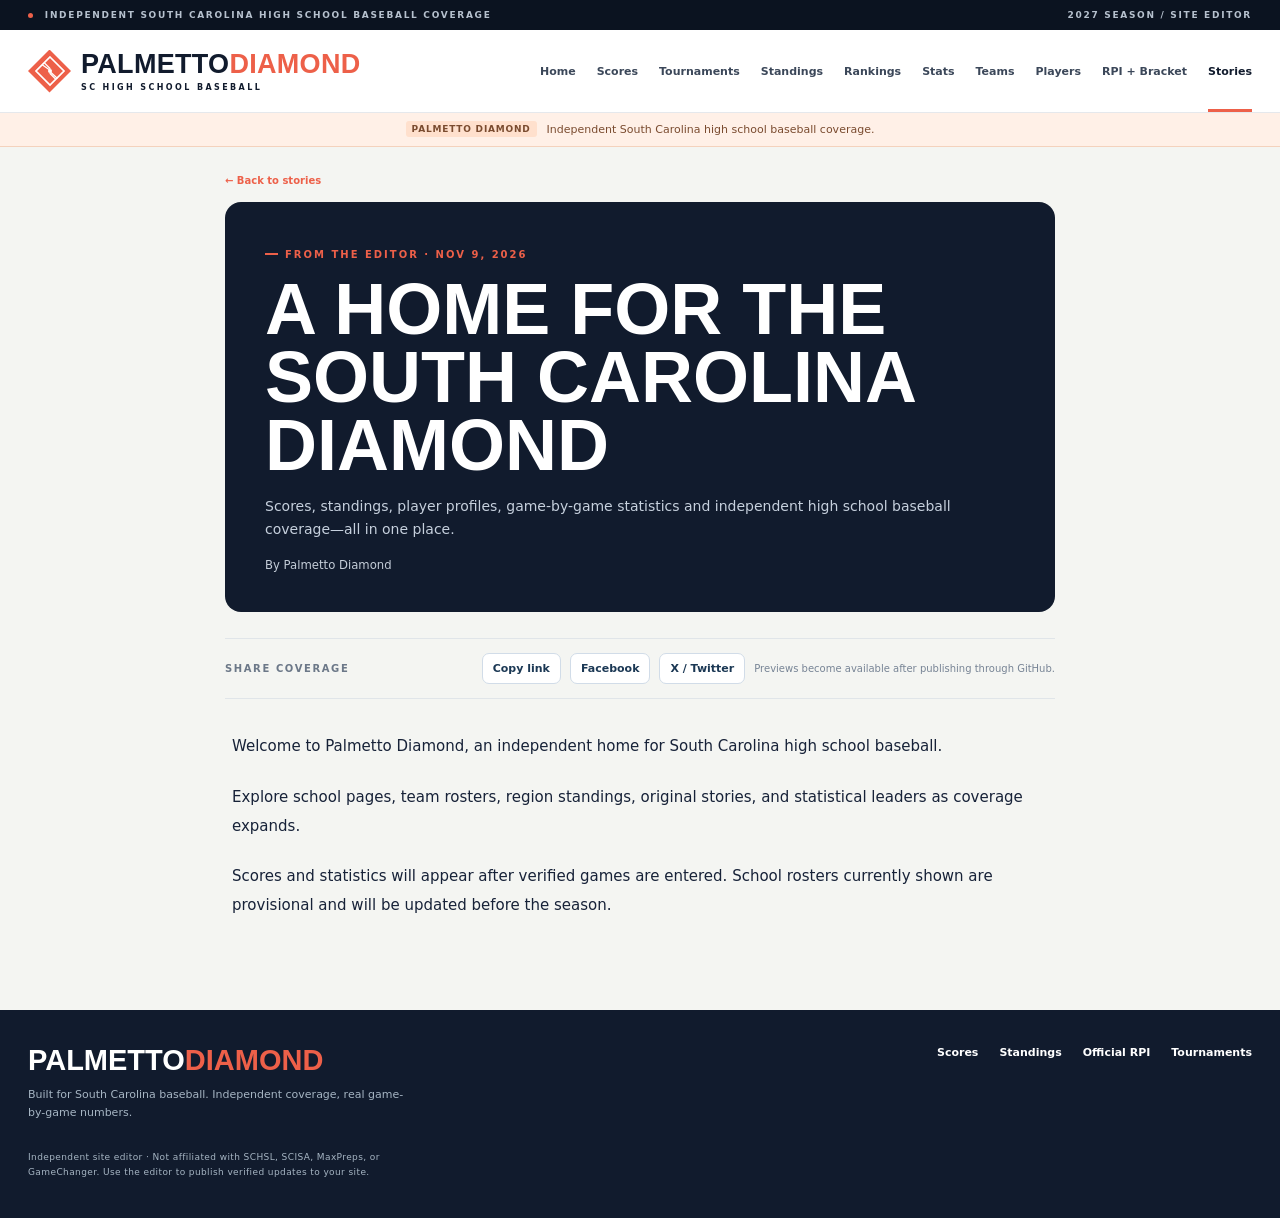
<file: share/articles/article-welcome.html>
<!doctype html>
<html lang="en"><head><meta charset="utf-8"><meta name="viewport" content="width=device-width,initial-scale=1"><title>A home for the South Carolina diamond</title><meta name="description" content="Scores, standings, player profiles, game-by-game statistics and independent high school baseball coverage—all in one place."><meta property="og:site_name" content="Palmetto Diamond"><meta property="og:type" content="article"><meta property="og:title" content="A home for the South Carolina diamond"><meta property="og:description" content="Scores, standings, player profiles, game-by-game statistics and independent high school baseball coverage—all in one place."><meta property="og:url" content="https://ocplayeraf1.github.io/PalmettoDiamond/share/articles/article-welcome.html"><meta property="og:image" content="https://ocplayeraf1.github.io/PalmettoDiamond/assets/palmetto-diamond-logo.webp"><meta name="twitter:card" content="summary_large_image"><meta name="twitter:title" content="A home for the South Carolina diamond"><meta name="twitter:description" content="Scores, standings, player profiles, game-by-game statistics and independent high school baseball coverage—all in one place."><meta name="twitter:image" content="https://ocplayeraf1.github.io/PalmettoDiamond/assets/palmetto-diamond-logo.webp"><link rel="canonical" href="https://ocplayeraf1.github.io/PalmettoDiamond/#article:article-welcome"></head><body style="font-family:system-ui;background:#102139;color:white;padding:40px;text-align:center"><h1>A home for the South Carolina diamond</h1><p>Scores, standings, player profiles, game-by-game statistics and independent high school baseball coverage—all in one place.</p><p><a style="color:#ffa78a" href="https://ocplayeraf1.github.io/PalmettoDiamond/#article:article-welcome">Open on Palmetto Diamond</a></p><script>window.location.replace("https://ocplayeraf1.github.io/PalmettoDiamond/#article:article-welcome");</script></body></html>
</file>
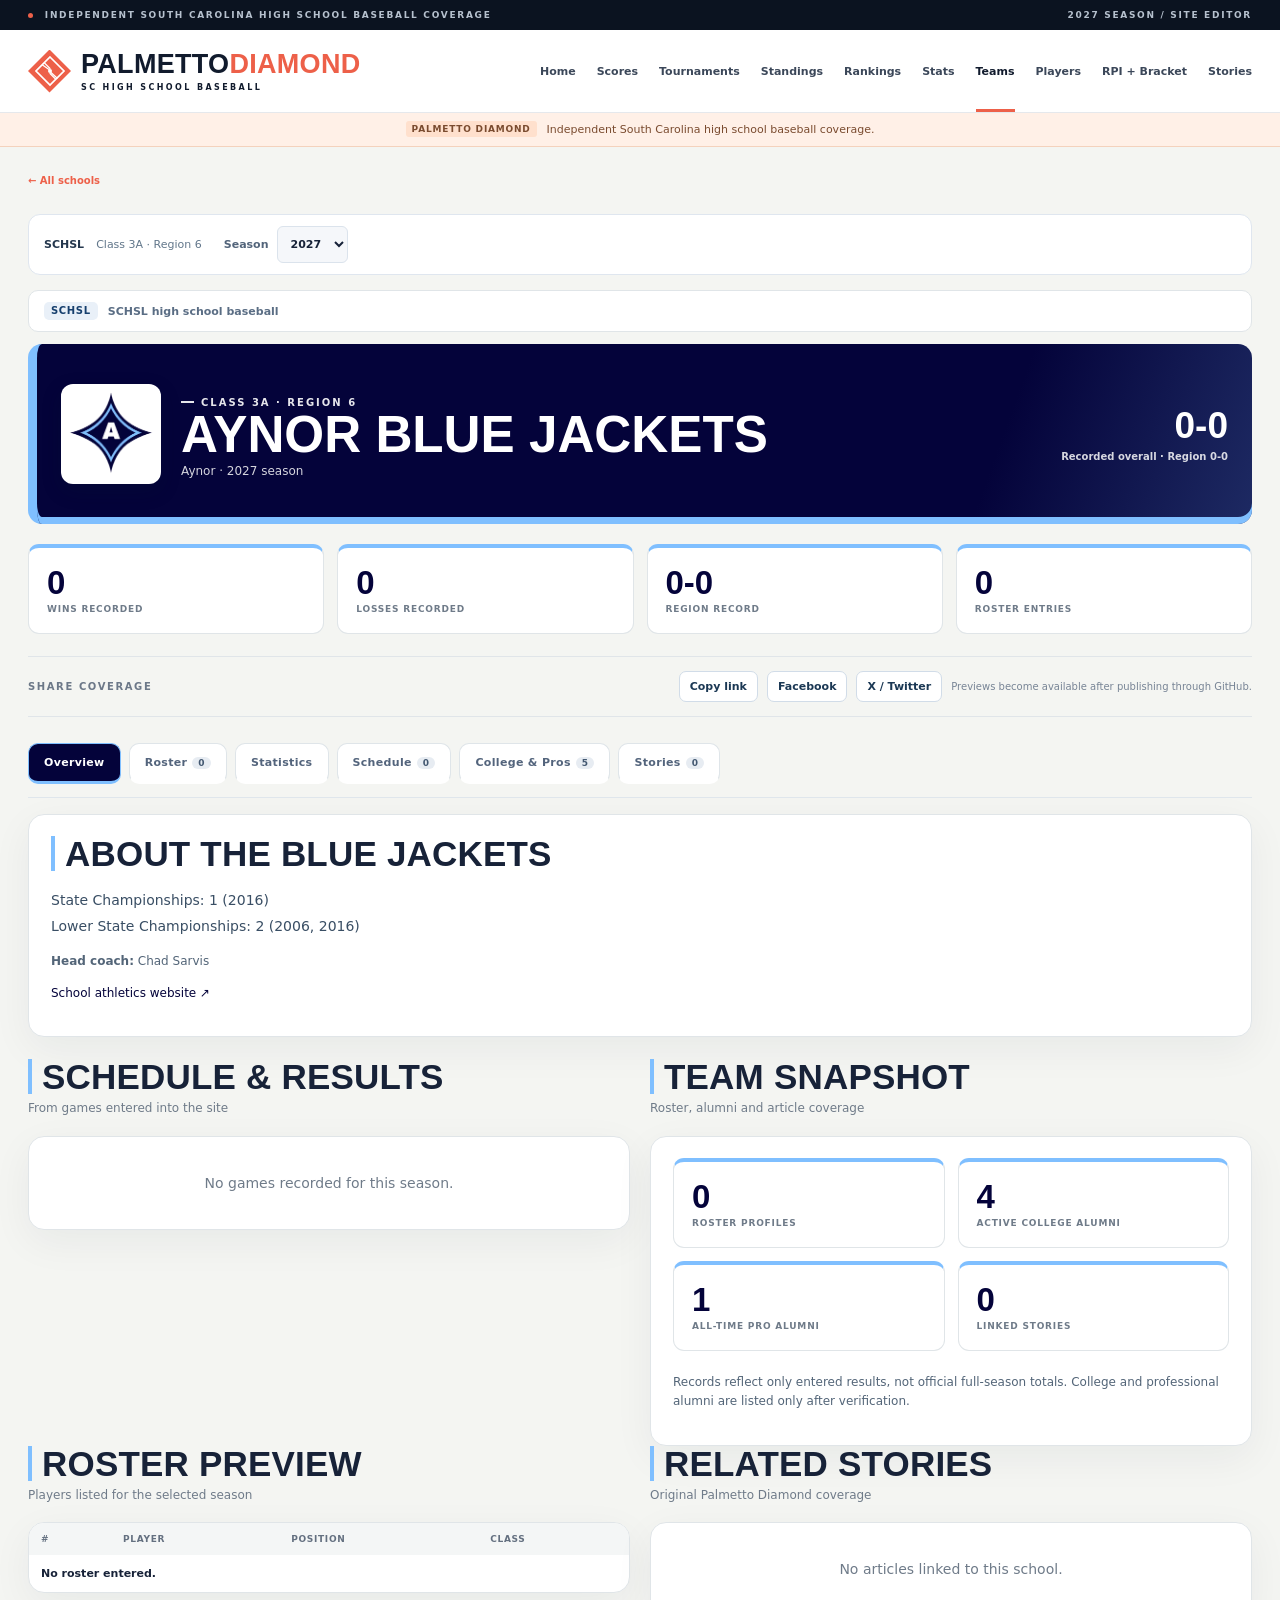
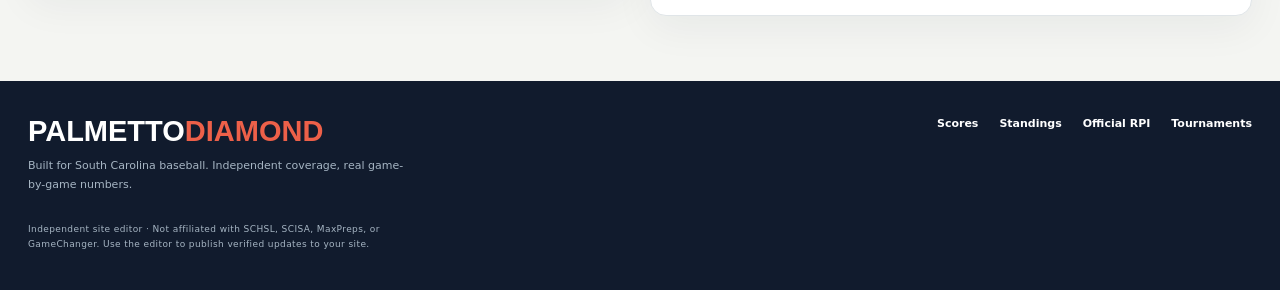
<file: share/teams/aynor.html>
<!doctype html>
<html lang="en"><head><meta charset="utf-8"><meta name="viewport" content="width=device-width,initial-scale=1"><title>Aynor Blue Jackets | Palmetto Diamond</title><meta name="description" content="State Championships: 1 (2016)
Lower State Championships: 2 (2006, 2016)"><meta property="og:site_name" content="Palmetto Diamond"><meta property="og:type" content="website"><meta property="og:title" content="Aynor Blue Jackets | Palmetto Diamond"><meta property="og:description" content="State Championships: 1 (2016)
Lower State Championships: 2 (2006, 2016)"><meta property="og:url" content="https://ocplayeraf1.github.io/PalmettoDiamond/share/teams/aynor.html"><meta property="og:image" content="https://ocplayeraf1.github.io/PalmettoDiamond/social-assets/teams/aynor-339a4ceff6de.webp"><meta name="twitter:card" content="summary_large_image"><meta name="twitter:title" content="Aynor Blue Jackets | Palmetto Diamond"><meta name="twitter:description" content="State Championships: 1 (2016)
Lower State Championships: 2 (2006, 2016)"><meta name="twitter:image" content="https://ocplayeraf1.github.io/PalmettoDiamond/social-assets/teams/aynor-339a4ceff6de.webp"><link rel="canonical" href="https://ocplayeraf1.github.io/PalmettoDiamond/#team:aynor"></head><body style="font-family:system-ui;background:#102139;color:white;padding:40px;text-align:center"><h1>Aynor Blue Jackets | Palmetto Diamond</h1><p>State Championships: 1 (2016)
Lower State Championships: 2 (2006, 2016)</p><p><a style="color:#ffa78a" href="https://ocplayeraf1.github.io/PalmettoDiamond/#team:aynor">Open on Palmetto Diamond</a></p><script>window.location.replace("https://ocplayeraf1.github.io/PalmettoDiamond/#team:aynor");</script></body></html>
</file>
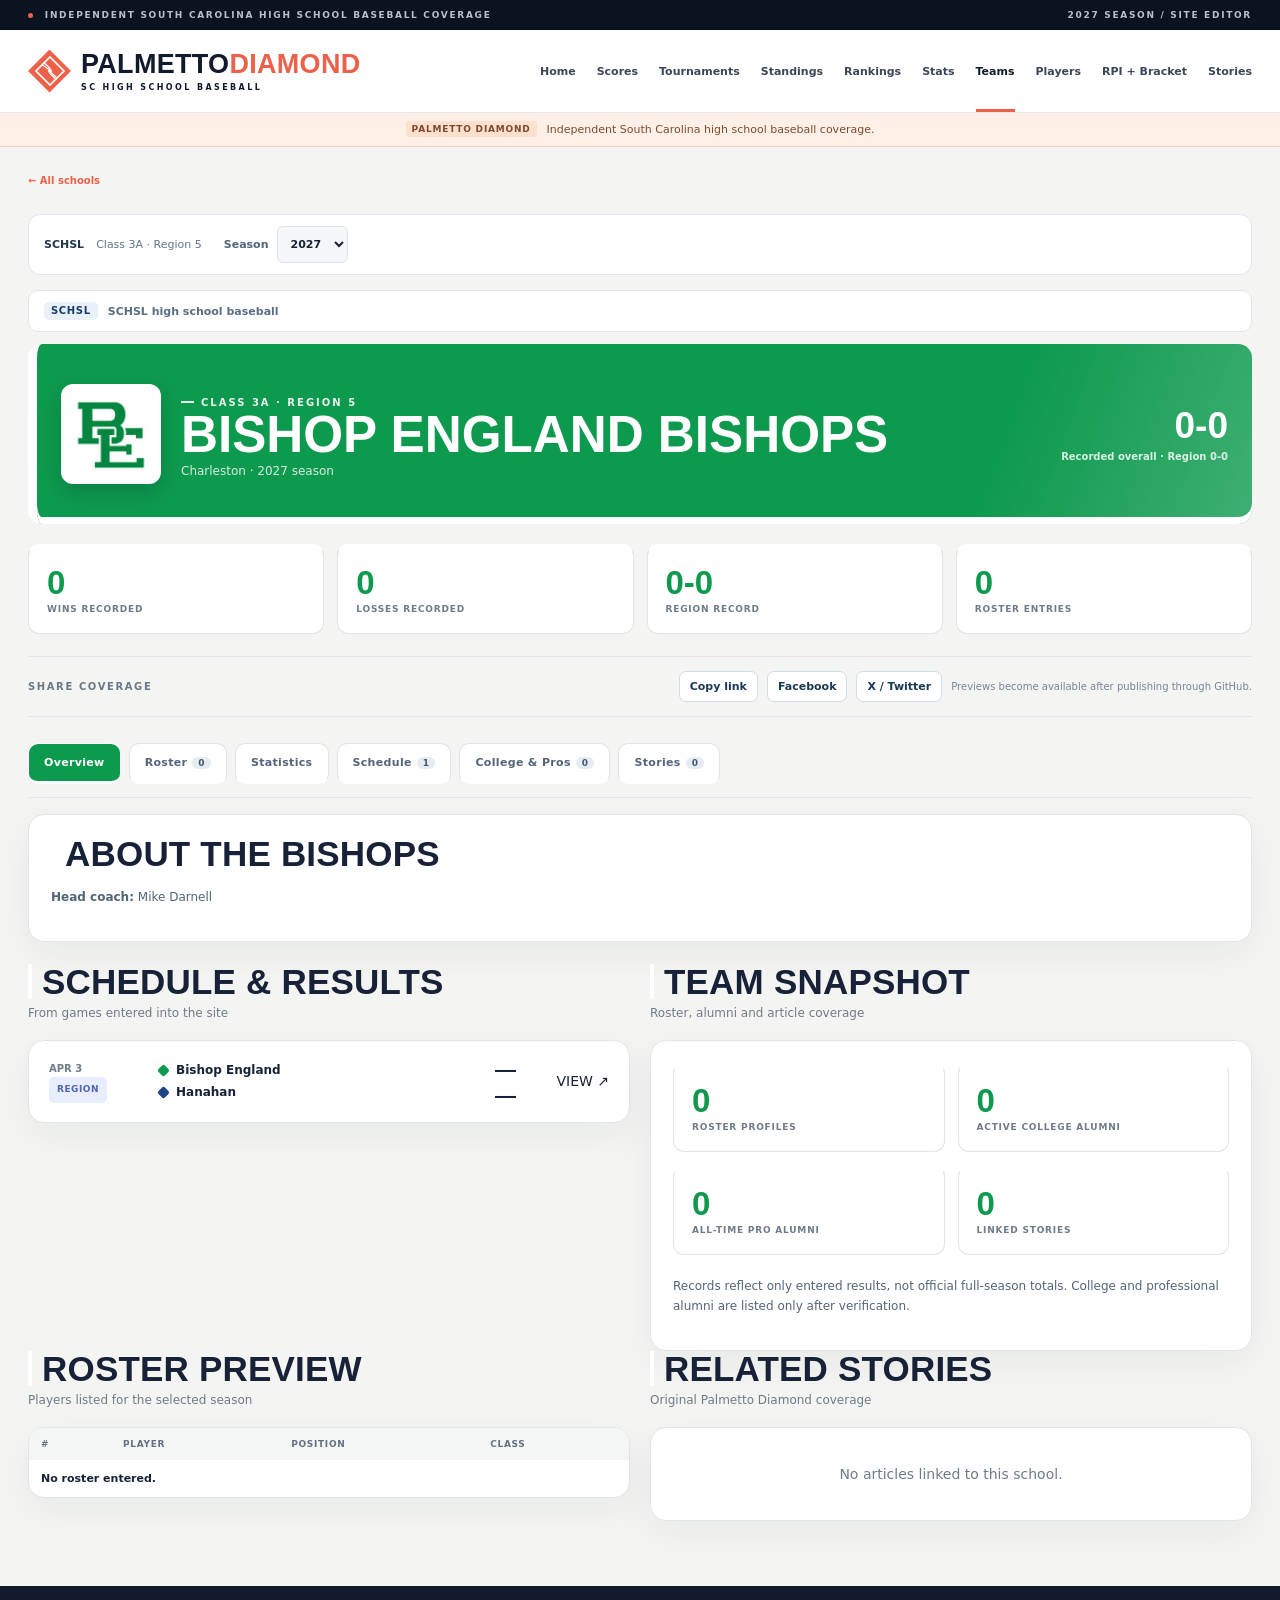
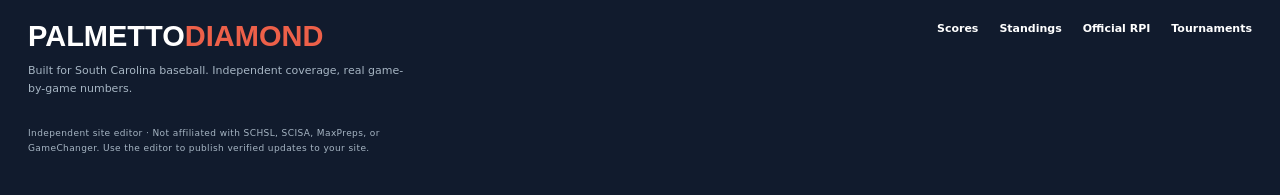
<file: share/teams/bishop-england.html>
<!doctype html>
<html lang="en"><head><meta charset="utf-8"><meta name="viewport" content="width=device-width,initial-scale=1"><title>Bishop England Bishops | Palmetto Diamond</title><meta name="description" content="Bishop England baseball roster, schedule, results and alumni on Palmetto Diamond."><meta property="og:site_name" content="Palmetto Diamond"><meta property="og:type" content="website"><meta property="og:title" content="Bishop England Bishops | Palmetto Diamond"><meta property="og:description" content="Bishop England baseball roster, schedule, results and alumni on Palmetto Diamond."><meta property="og:url" content="https://ocplayeraf1.github.io/PalmettoDiamond/share/teams/bishop-england.html"><meta property="og:image" content="https://ocplayeraf1.github.io/PalmettoDiamond/social-assets/teams/bishop-england-c867124c29bf.webp"><meta name="twitter:card" content="summary_large_image"><meta name="twitter:title" content="Bishop England Bishops | Palmetto Diamond"><meta name="twitter:description" content="Bishop England baseball roster, schedule, results and alumni on Palmetto Diamond."><meta name="twitter:image" content="https://ocplayeraf1.github.io/PalmettoDiamond/social-assets/teams/bishop-england-c867124c29bf.webp"><link rel="canonical" href="https://ocplayeraf1.github.io/PalmettoDiamond/#team:bishop-england"></head><body style="font-family:system-ui;background:#102139;color:white;padding:40px;text-align:center"><h1>Bishop England Bishops | Palmetto Diamond</h1><p>Bishop England baseball roster, schedule, results and alumni on Palmetto Diamond.</p><p><a style="color:#ffa78a" href="https://ocplayeraf1.github.io/PalmettoDiamond/#team:bishop-england">Open on Palmetto Diamond</a></p><script>window.location.replace("https://ocplayeraf1.github.io/PalmettoDiamond/#team:bishop-england");</script></body></html>
</file>
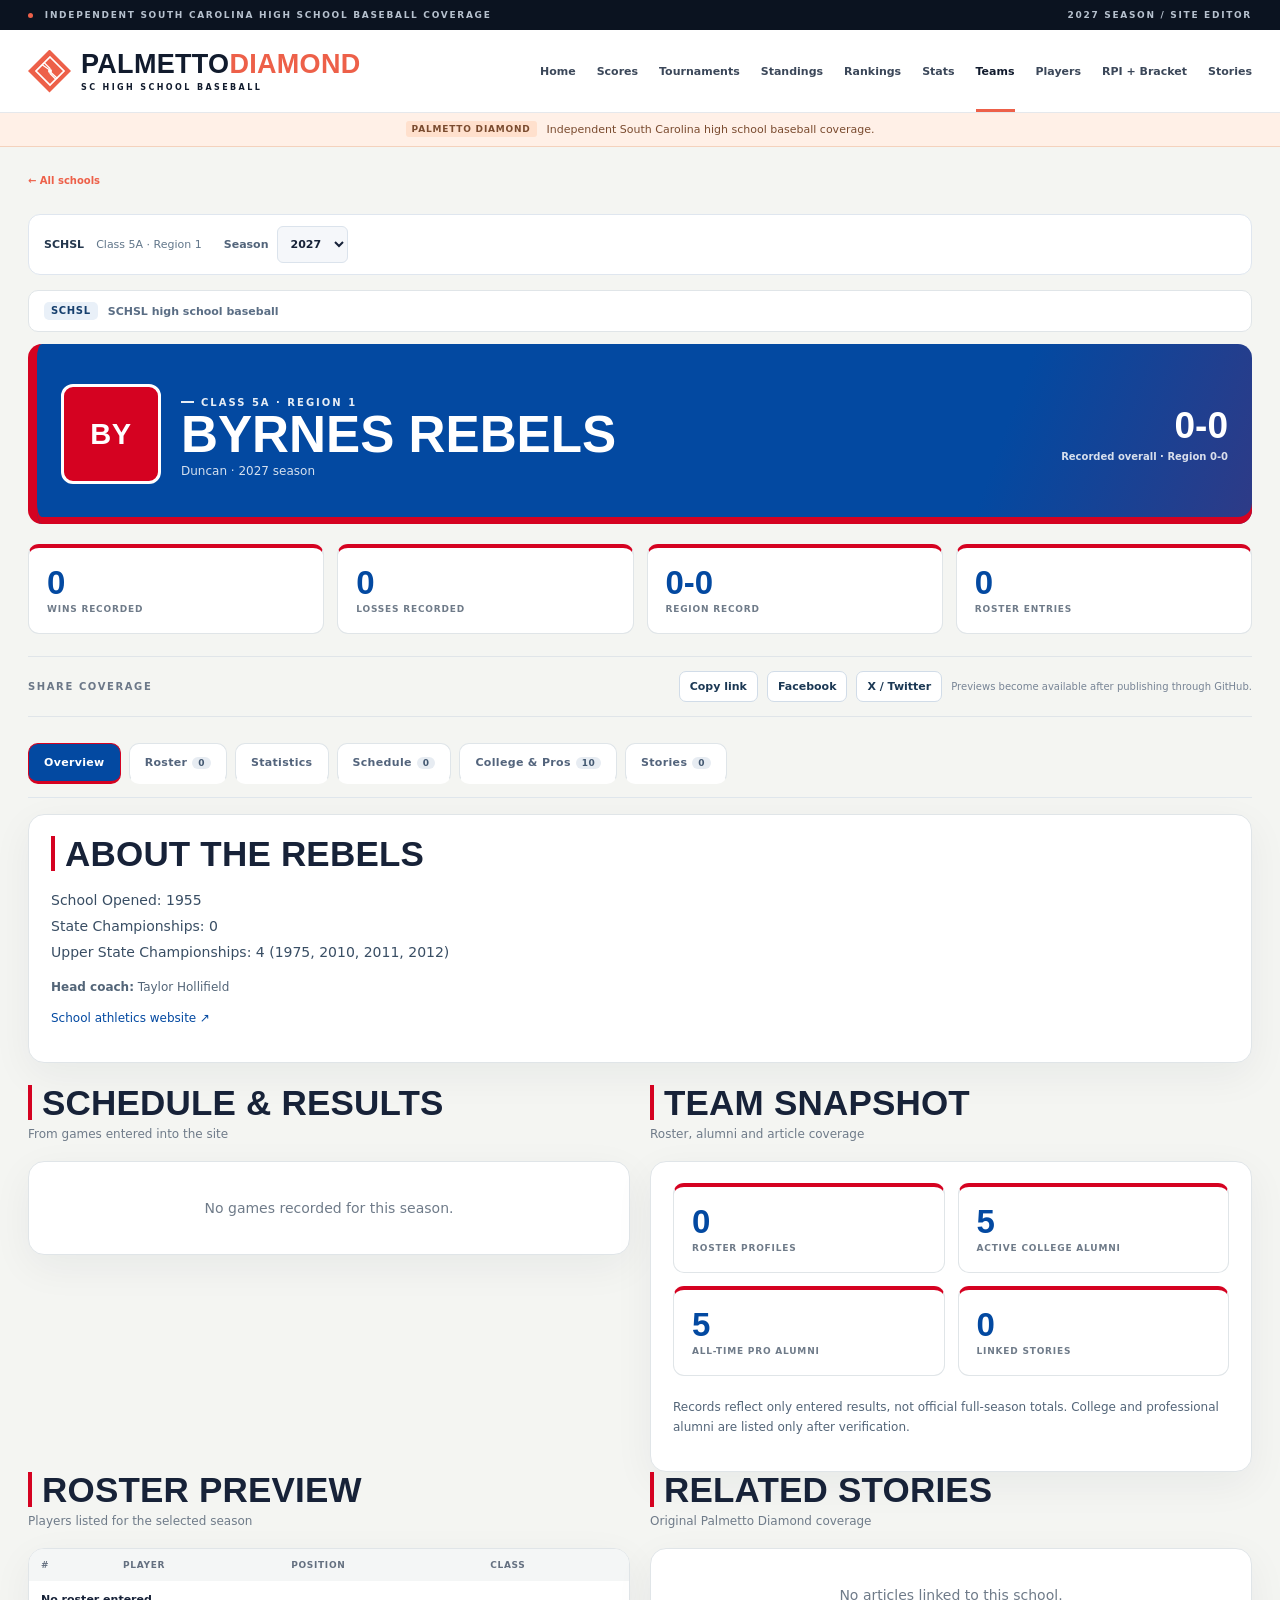
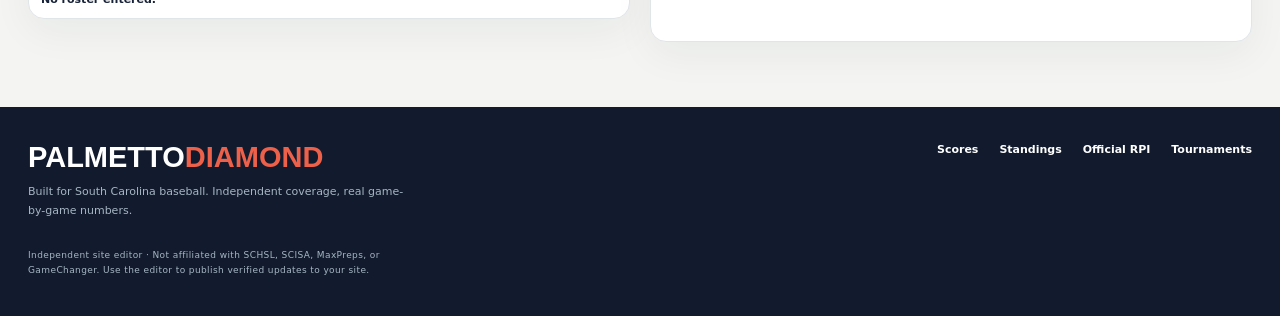
<file: share/teams/byrnes.html>
<!doctype html>
<html lang="en"><head><meta charset="utf-8"><meta name="viewport" content="width=device-width,initial-scale=1"><title>Byrnes Rebels | Palmetto Diamond</title><meta name="description" content="School Opened: 1955
State Championships: 0
Upper State Championships: 4 (1975, 2010, 2011, 2012)"><meta property="og:site_name" content="Palmetto Diamond"><meta property="og:type" content="website"><meta property="og:title" content="Byrnes Rebels | Palmetto Diamond"><meta property="og:description" content="School Opened: 1955
State Championships: 0
Upper State Championships: 4 (1975, 2010, 2011, 2012)"><meta property="og:url" content="https://ocplayeraf1.github.io/PalmettoDiamond/share/teams/byrnes.html"><meta property="og:image" content="https://ocplayeraf1.github.io/PalmettoDiamond/assets/palmetto-diamond-logo.webp"><meta name="twitter:card" content="summary_large_image"><meta name="twitter:title" content="Byrnes Rebels | Palmetto Diamond"><meta name="twitter:description" content="School Opened: 1955
State Championships: 0
Upper State Championships: 4 (1975, 2010, 2011, 2012)"><meta name="twitter:image" content="https://ocplayeraf1.github.io/PalmettoDiamond/assets/palmetto-diamond-logo.webp"><link rel="canonical" href="https://ocplayeraf1.github.io/PalmettoDiamond/#team:byrnes"></head><body style="font-family:system-ui;background:#102139;color:white;padding:40px;text-align:center"><h1>Byrnes Rebels | Palmetto Diamond</h1><p>School Opened: 1955
State Championships: 0
Upper State Championships: 4 (1975, 2010, 2011, 2012)</p><p><a style="color:#ffa78a" href="https://ocplayeraf1.github.io/PalmettoDiamond/#team:byrnes">Open on Palmetto Diamond</a></p><script>window.location.replace("https://ocplayeraf1.github.io/PalmettoDiamond/#team:byrnes");</script></body></html>
</file>
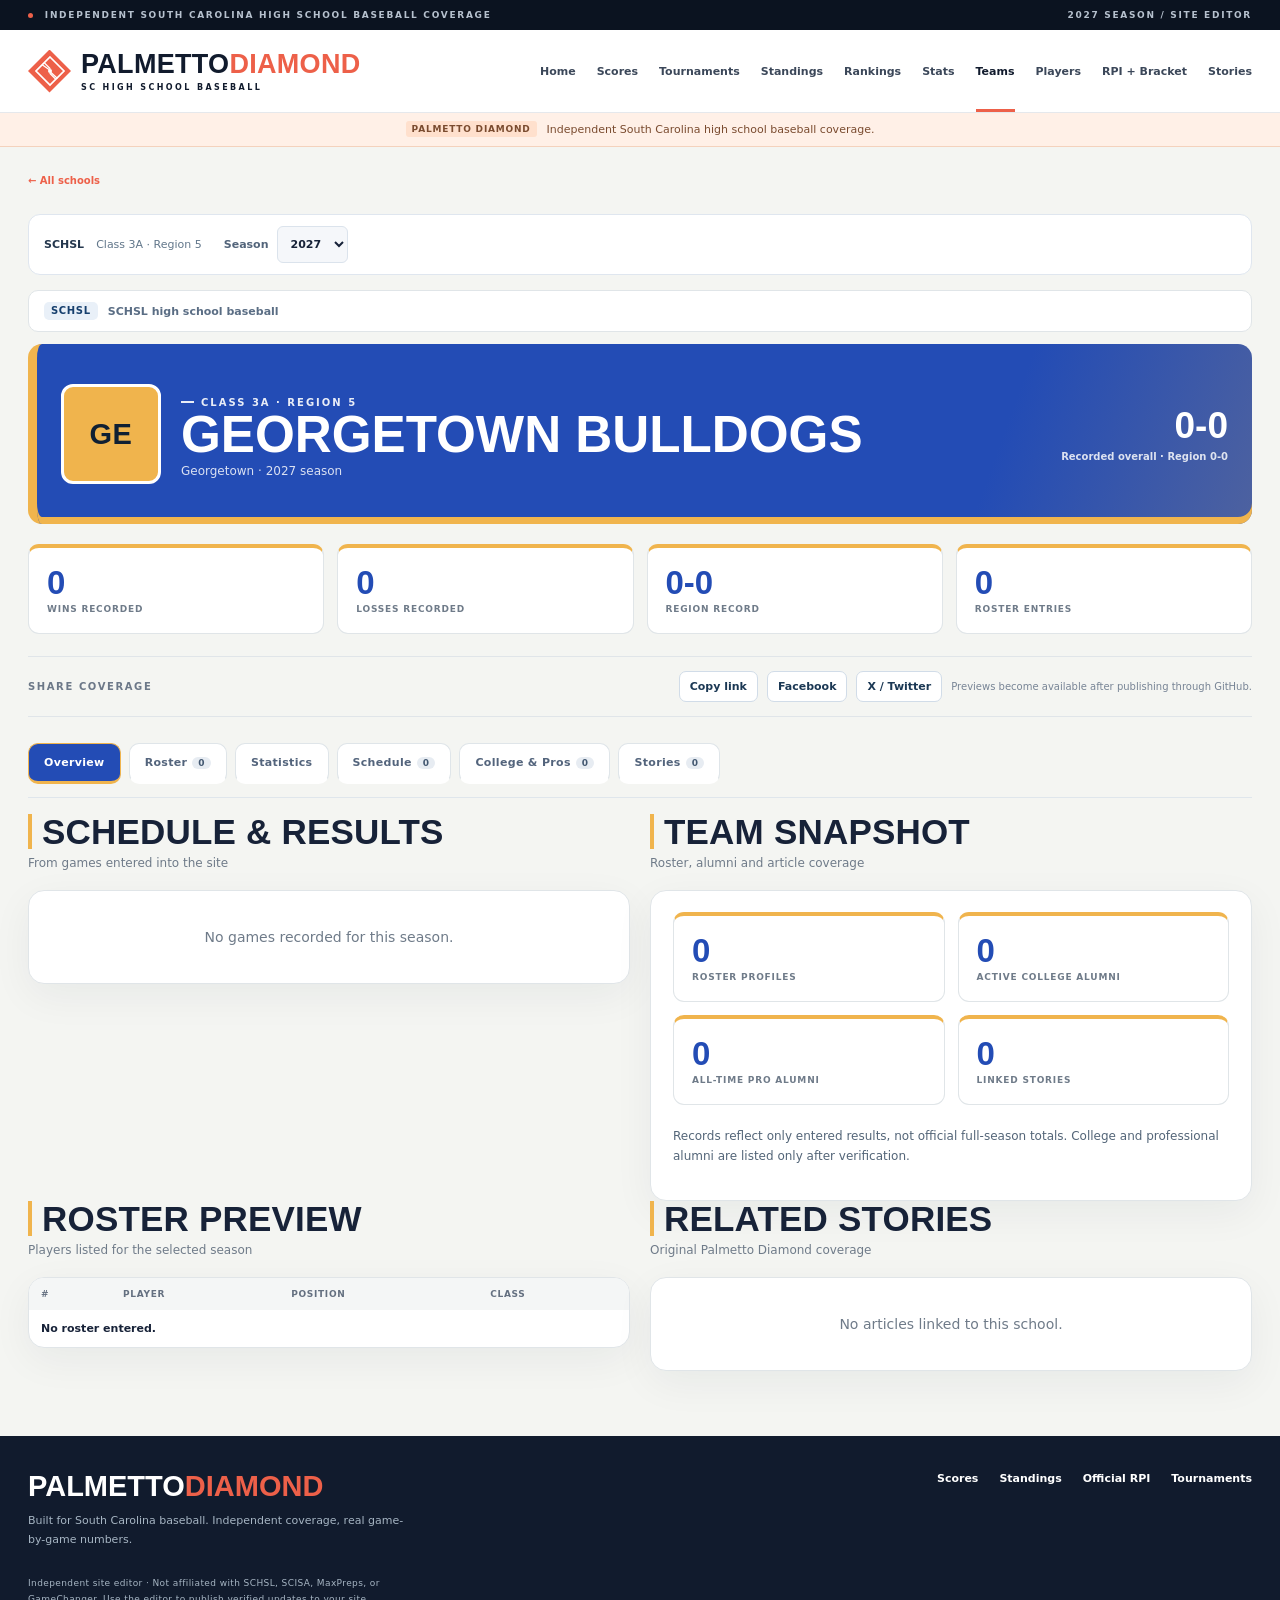
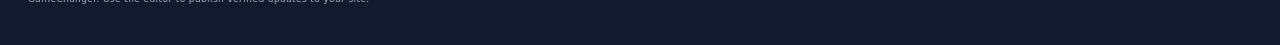
<file: share/teams/georgetown.html>
<!doctype html>
<html lang="en"><head><meta charset="utf-8"><meta name="viewport" content="width=device-width,initial-scale=1"><title>Georgetown Bulldogs | Palmetto Diamond</title><meta name="description" content="Georgetown baseball roster, schedule, results and alumni on Palmetto Diamond."><meta property="og:site_name" content="Palmetto Diamond"><meta property="og:type" content="website"><meta property="og:title" content="Georgetown Bulldogs | Palmetto Diamond"><meta property="og:description" content="Georgetown baseball roster, schedule, results and alumni on Palmetto Diamond."><meta property="og:url" content="https://ocplayeraf1.github.io/PalmettoDiamond/share/teams/georgetown.html"><meta property="og:image" content="https://ocplayeraf1.github.io/PalmettoDiamond/assets/palmetto-diamond-logo.webp"><meta name="twitter:card" content="summary_large_image"><meta name="twitter:title" content="Georgetown Bulldogs | Palmetto Diamond"><meta name="twitter:description" content="Georgetown baseball roster, schedule, results and alumni on Palmetto Diamond."><meta name="twitter:image" content="https://ocplayeraf1.github.io/PalmettoDiamond/assets/palmetto-diamond-logo.webp"><link rel="canonical" href="https://ocplayeraf1.github.io/PalmettoDiamond/#team:georgetown"></head><body style="font-family:system-ui;background:#102139;color:white;padding:40px;text-align:center"><h1>Georgetown Bulldogs | Palmetto Diamond</h1><p>Georgetown baseball roster, schedule, results and alumni on Palmetto Diamond.</p><p><a style="color:#ffa78a" href="https://ocplayeraf1.github.io/PalmettoDiamond/#team:georgetown">Open on Palmetto Diamond</a></p><script>window.location.replace("https://ocplayeraf1.github.io/PalmettoDiamond/#team:georgetown");</script></body></html>
</file>
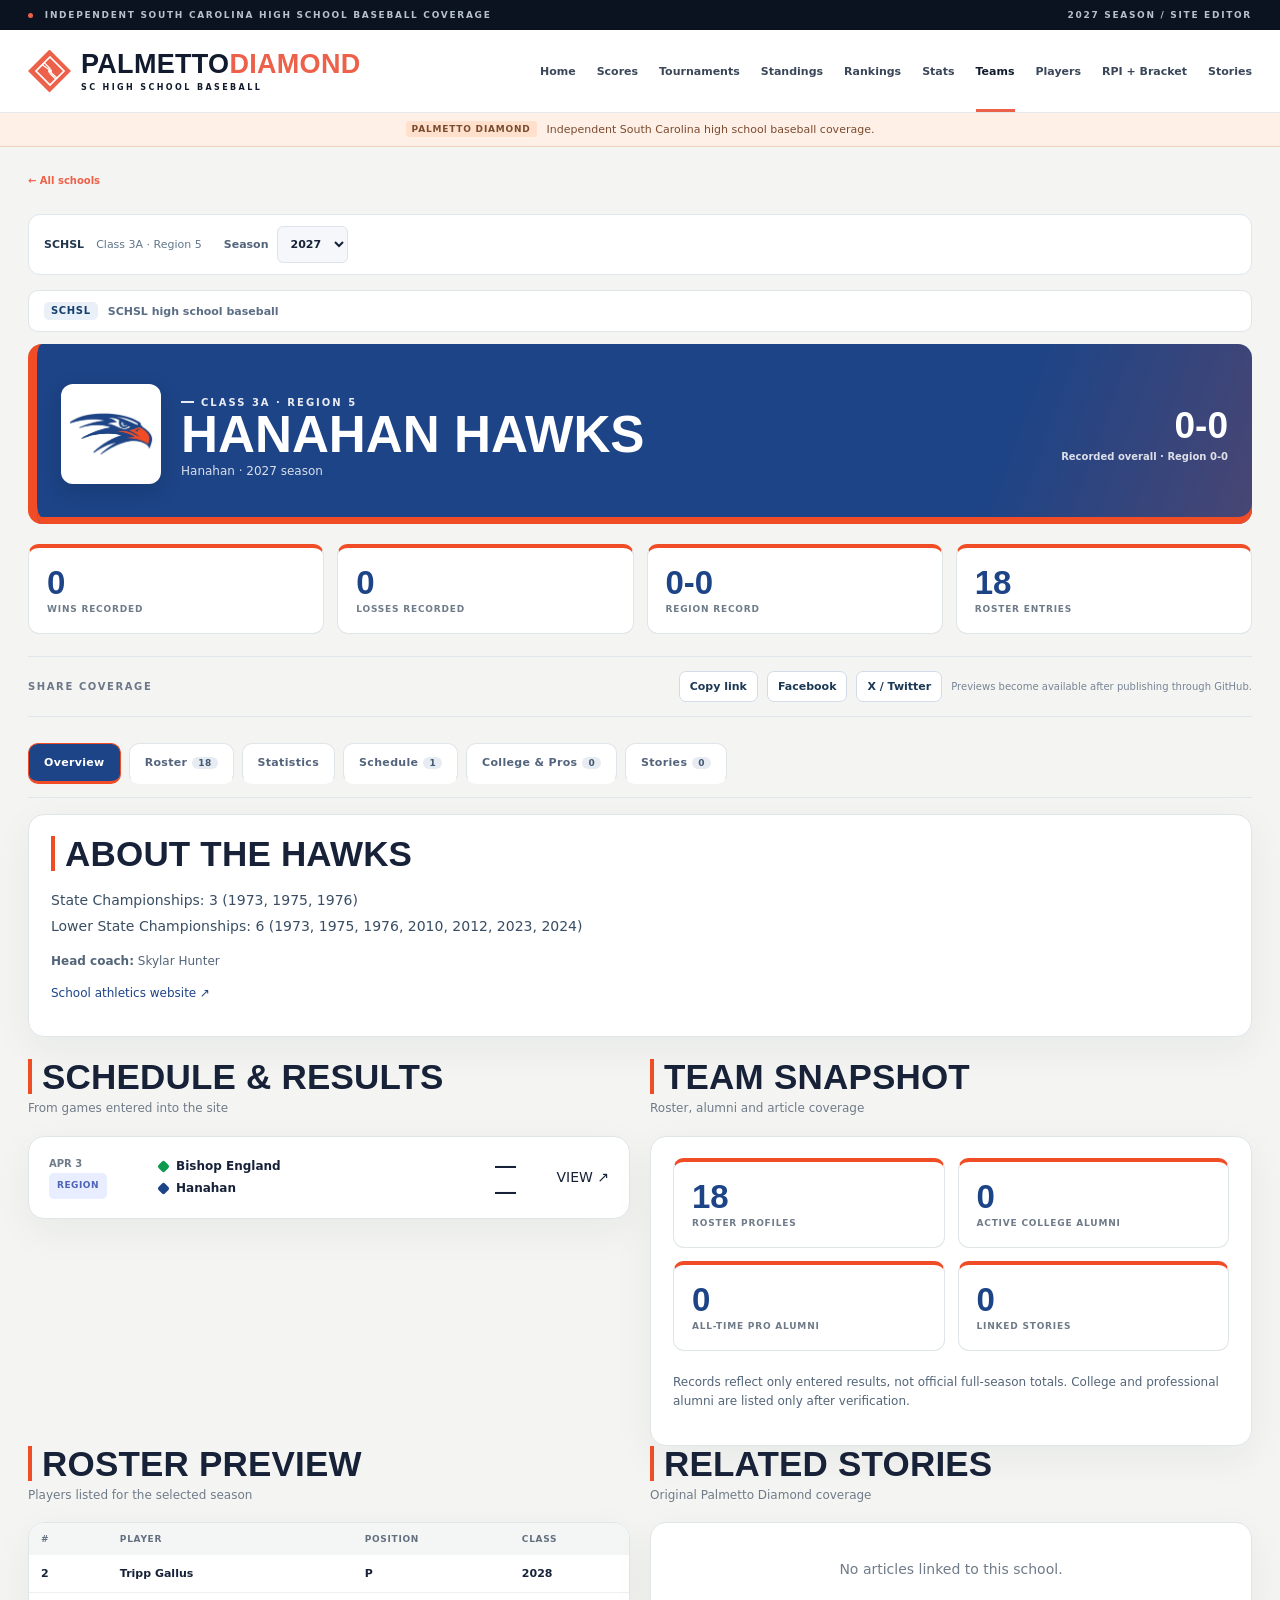
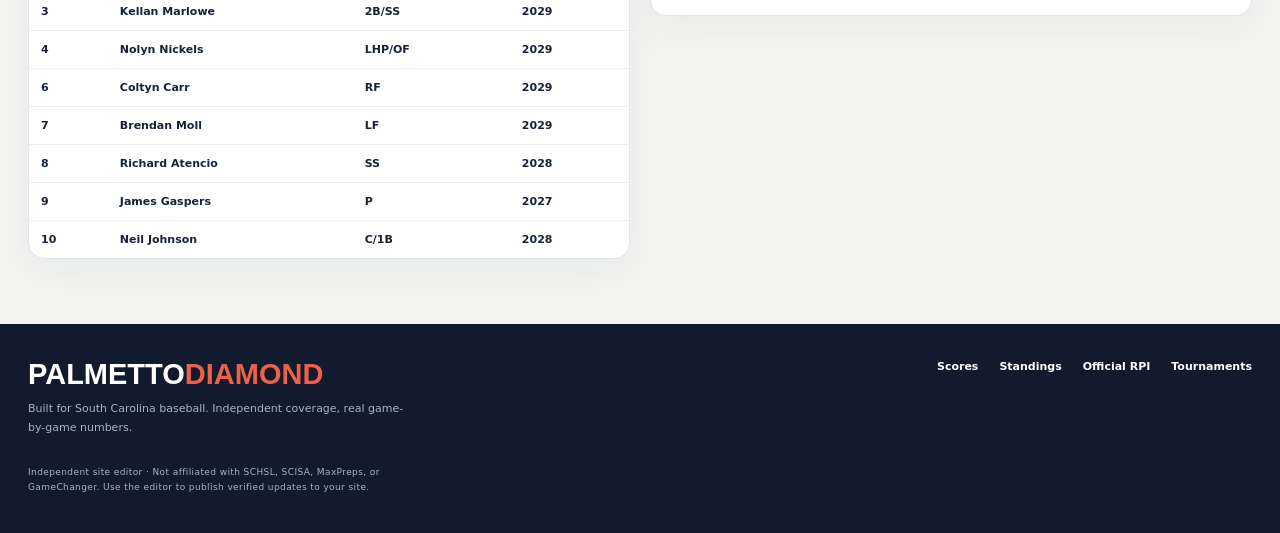
<file: share/teams/hanahan.html>
<!doctype html>
<html lang="en"><head><meta charset="utf-8"><meta name="viewport" content="width=device-width,initial-scale=1"><title>Hanahan Hawks | Palmetto Diamond</title><meta name="description" content="State Championships: 3 (1973, 1975, 1976)
Lower State Championships: 6 (1973, 1975, 1976, 2010, 2012, 2023, 2024)"><meta property="og:site_name" content="Palmetto Diamond"><meta property="og:type" content="website"><meta property="og:title" content="Hanahan Hawks | Palmetto Diamond"><meta property="og:description" content="State Championships: 3 (1973, 1975, 1976)
Lower State Championships: 6 (1973, 1975, 1976, 2010, 2012, 2023, 2024)"><meta property="og:url" content="https://ocplayeraf1.github.io/PalmettoDiamond/share/teams/hanahan.html"><meta property="og:image" content="https://ocplayeraf1.github.io/PalmettoDiamond/social-assets/teams/hanahan-dec2beb750bb.webp"><meta name="twitter:card" content="summary_large_image"><meta name="twitter:title" content="Hanahan Hawks | Palmetto Diamond"><meta name="twitter:description" content="State Championships: 3 (1973, 1975, 1976)
Lower State Championships: 6 (1973, 1975, 1976, 2010, 2012, 2023, 2024)"><meta name="twitter:image" content="https://ocplayeraf1.github.io/PalmettoDiamond/social-assets/teams/hanahan-dec2beb750bb.webp"><link rel="canonical" href="https://ocplayeraf1.github.io/PalmettoDiamond/#team:hanahan"></head><body style="font-family:system-ui;background:#102139;color:white;padding:40px;text-align:center"><h1>Hanahan Hawks | Palmetto Diamond</h1><p>State Championships: 3 (1973, 1975, 1976)
Lower State Championships: 6 (1973, 1975, 1976, 2010, 2012, 2023, 2024)</p><p><a style="color:#ffa78a" href="https://ocplayeraf1.github.io/PalmettoDiamond/#team:hanahan">Open on Palmetto Diamond</a></p><script>window.location.replace("https://ocplayeraf1.github.io/PalmettoDiamond/#team:hanahan");</script></body></html>
</file>
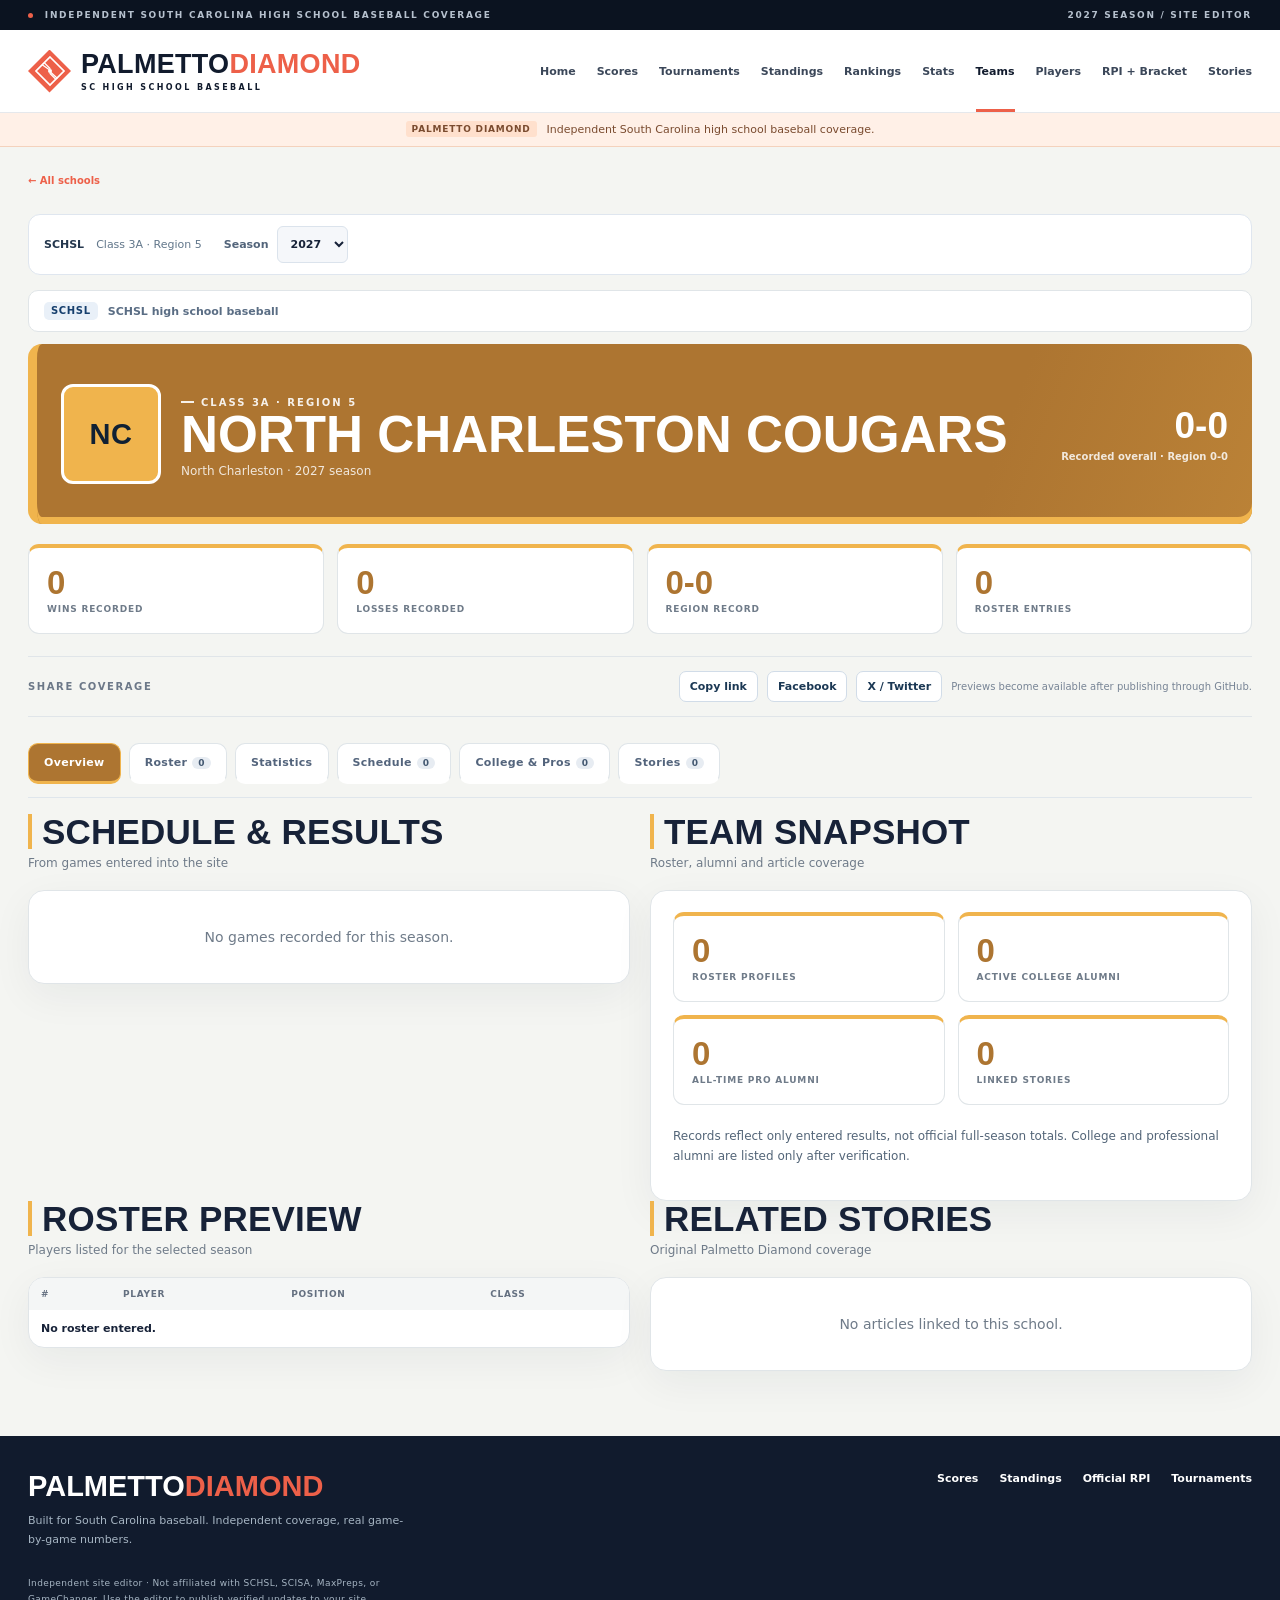
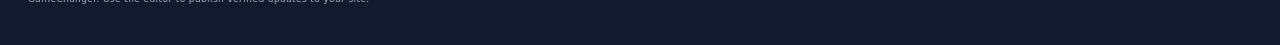
<file: share/teams/north-charleston.html>
<!doctype html>
<html lang="en"><head><meta charset="utf-8"><meta name="viewport" content="width=device-width,initial-scale=1"><title>North Charleston Cougars | Palmetto Diamond</title><meta name="description" content="North Charleston baseball roster, schedule, results and alumni on Palmetto Diamond."><meta property="og:site_name" content="Palmetto Diamond"><meta property="og:type" content="website"><meta property="og:title" content="North Charleston Cougars | Palmetto Diamond"><meta property="og:description" content="North Charleston baseball roster, schedule, results and alumni on Palmetto Diamond."><meta property="og:url" content="https://ocplayeraf1.github.io/PalmettoDiamond/share/teams/north-charleston.html"><meta property="og:image" content="https://ocplayeraf1.github.io/PalmettoDiamond/assets/palmetto-diamond-logo.webp"><meta name="twitter:card" content="summary_large_image"><meta name="twitter:title" content="North Charleston Cougars | Palmetto Diamond"><meta name="twitter:description" content="North Charleston baseball roster, schedule, results and alumni on Palmetto Diamond."><meta name="twitter:image" content="https://ocplayeraf1.github.io/PalmettoDiamond/assets/palmetto-diamond-logo.webp"><link rel="canonical" href="https://ocplayeraf1.github.io/PalmettoDiamond/#team:north-charleston"></head><body style="font-family:system-ui;background:#102139;color:white;padding:40px;text-align:center"><h1>North Charleston Cougars | Palmetto Diamond</h1><p>North Charleston baseball roster, schedule, results and alumni on Palmetto Diamond.</p><p><a style="color:#ffa78a" href="https://ocplayeraf1.github.io/PalmettoDiamond/#team:north-charleston">Open on Palmetto Diamond</a></p><script>window.location.replace("https://ocplayeraf1.github.io/PalmettoDiamond/#team:north-charleston");</script></body></html>
</file>
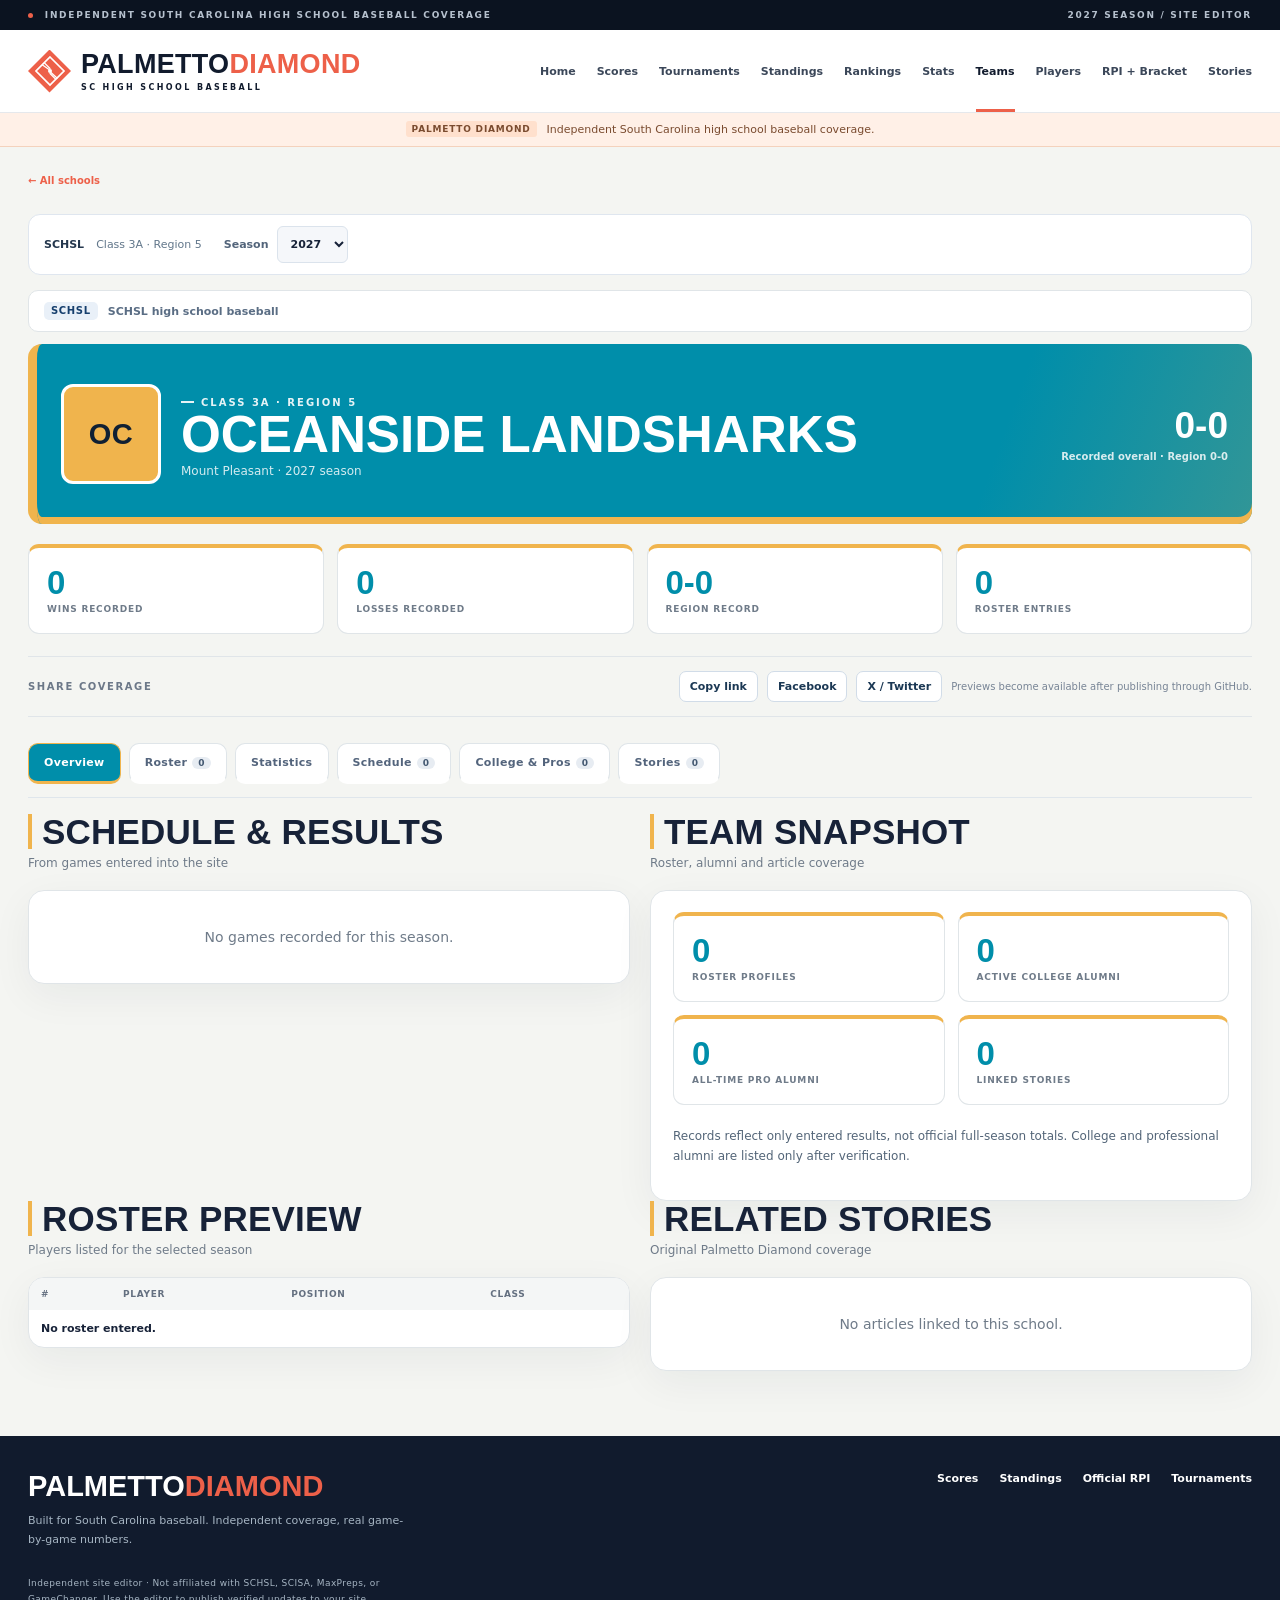
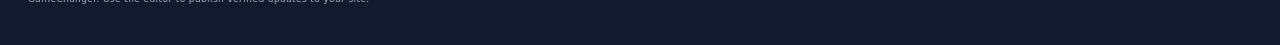
<file: share/teams/oceanside.html>
<!doctype html>
<html lang="en"><head><meta charset="utf-8"><meta name="viewport" content="width=device-width,initial-scale=1"><title>Oceanside Landsharks | Palmetto Diamond</title><meta name="description" content="Oceanside baseball roster, schedule, results and alumni on Palmetto Diamond."><meta property="og:site_name" content="Palmetto Diamond"><meta property="og:type" content="website"><meta property="og:title" content="Oceanside Landsharks | Palmetto Diamond"><meta property="og:description" content="Oceanside baseball roster, schedule, results and alumni on Palmetto Diamond."><meta property="og:url" content="https://ocplayeraf1.github.io/PalmettoDiamond/share/teams/oceanside.html"><meta property="og:image" content="https://ocplayeraf1.github.io/PalmettoDiamond/assets/palmetto-diamond-logo.webp"><meta name="twitter:card" content="summary_large_image"><meta name="twitter:title" content="Oceanside Landsharks | Palmetto Diamond"><meta name="twitter:description" content="Oceanside baseball roster, schedule, results and alumni on Palmetto Diamond."><meta name="twitter:image" content="https://ocplayeraf1.github.io/PalmettoDiamond/assets/palmetto-diamond-logo.webp"><link rel="canonical" href="https://ocplayeraf1.github.io/PalmettoDiamond/#team:oceanside"></head><body style="font-family:system-ui;background:#102139;color:white;padding:40px;text-align:center"><h1>Oceanside Landsharks | Palmetto Diamond</h1><p>Oceanside baseball roster, schedule, results and alumni on Palmetto Diamond.</p><p><a style="color:#ffa78a" href="https://ocplayeraf1.github.io/PalmettoDiamond/#team:oceanside">Open on Palmetto Diamond</a></p><script>window.location.replace("https://ocplayeraf1.github.io/PalmettoDiamond/#team:oceanside");</script></body></html>
</file>
